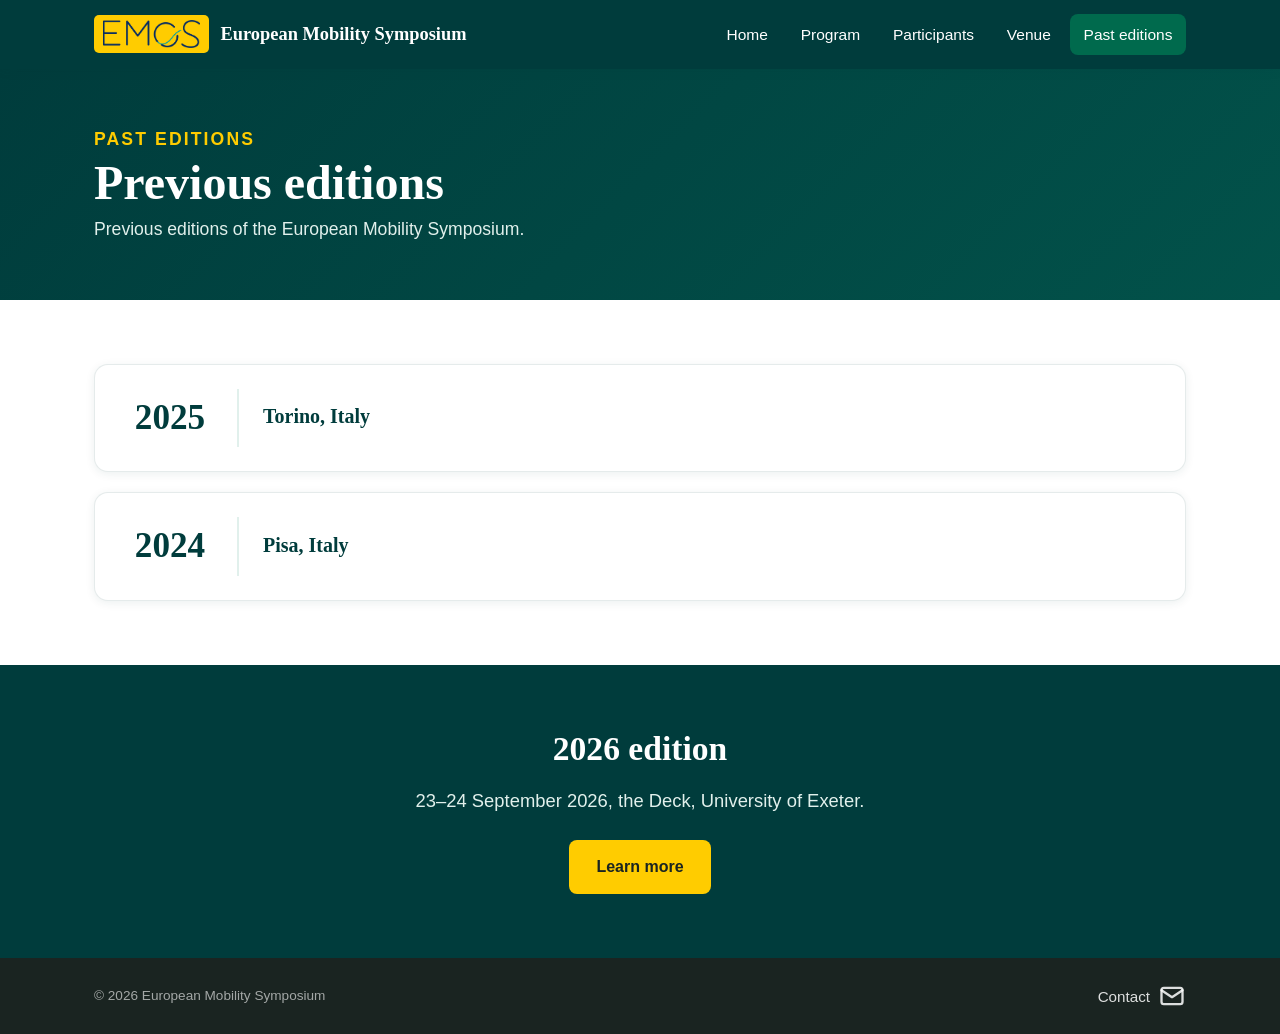
<file: past-editions.html>
<!DOCTYPE html>
<html lang="en">
<head>
  <meta charset="UTF-8" />
  <meta name="viewport" content="width=device-width, initial-scale=1.0" />
  <title>Past editions &middot; European Mobility Symposium</title>
  <meta name="description" content="A look back at previous editions of the European Mobility Symposium." />
  <link rel="icon" type="image/svg+xml" href="favicon.svg" />
  <link rel="icon" type="image/png" sizes="32x32" href="favicon-32x32.png" />
  <link rel="icon" type="image/png" sizes="16x16" href="favicon-16x16.png" />
  <link rel="apple-touch-icon" href="apple-touch-icon.png" />
  <link rel="stylesheet" href="styles.css" />
</head>
<body>
  <a class="sr-only" href="#main">Skip to content</a>

  <header class="site-header">
    <nav class="nav" aria-label="Primary">
      <a class="nav__brand" href="index.html">
        <span class="nav__logo"><img src="logos/EMoSSimple.png" alt="" /></span>
        <span>European Mobility Symposium</span>
      </a>
      <button class="nav__toggle" aria-expanded="false" aria-controls="nav-links" aria-label="Toggle navigation">&#9776;</button>
      <ul class="nav__links" id="nav-links">
        <li><a href="index.html">Home</a></li>
        <li><a href="program.html">Program</a></li>
        <li><a href="participants.html">Participants</a></li>
        <li><a href="venue.html">Venue</a></li>
        <li><a href="past-editions.html" class="is-active">Past editions</a></li>
      </ul>
    </nav>
  </header>

  <main id="main">
    <section class="page-head">
      <div class="container">
        <p class="eyebrow">Past editions</p>
        <h1>Previous editions</h1>
        <p>Previous editions of the European Mobility Symposium.</p>
      </div>
    </section>

    <section class="section">
      <div class="container">
        <div class="grid" style="gap: 1.25rem;">
          <article class="edition">
            <div class="edition__year">2025</div>
            <div>
              <h3>Torino, Italy</h3>            </div>
          </article>
          <article class="edition">
            <div class="edition__year">2024</div>
            <div>
              <h3>Pisa, Italy</h3>            </div>
          </article>
        </div>
      </div>
    </section>

    <section class="section section--green">
      <div class="container text-center">
        <h2>2026 edition</h2>
        <p class="lead" style="margin: 0 auto 1.5rem;">23&ndash;24 September 2026, the Deck, University of Exeter.</p>
        <a class="btn btn--primary" href="index.html">Learn more</a>
      </div>
    </section>
  </main>

  <footer class="site-footer">
    <div class="container footer-row">
      <p class="footer-copy">&copy; 2026 European Mobility Symposium</p>
      <a href="#" class="footer-email" onclick="return emailUs(event)" aria-label="Email the symposium team">
        <span>Contact</span>
        <svg width="28" height="28" viewBox="0 0 24 24" fill="none" stroke="currentColor" stroke-width="2" stroke-linecap="round" stroke-linejoin="round" aria-hidden="true">
          <rect x="3" y="5" width="18" height="14" rx="2"></rect>
          <path d="m3 7 9 6 9-6"></path>
        </svg>
      </a>
    </div>
  </footer>

  <script>
    function emailUs(e) {
      if (e) e.preventDefault();
      var user = 'ems';
      var domain = 'biocomplexlab.org';
      window.location.href = 'mailto:' + user + String.fromCharCode(64) + domain;
      return false;
    }
    (function () {
      var toggle = document.querySelector('.nav__toggle');
      var links = document.getElementById('nav-links');
      if (toggle && links) {
        toggle.addEventListener('click', function () {
          var open = links.classList.toggle('is-open');
          toggle.setAttribute('aria-expanded', open ? 'true' : 'false');
        });
      }
    })();
  </script>
</body>
</html>
</file>
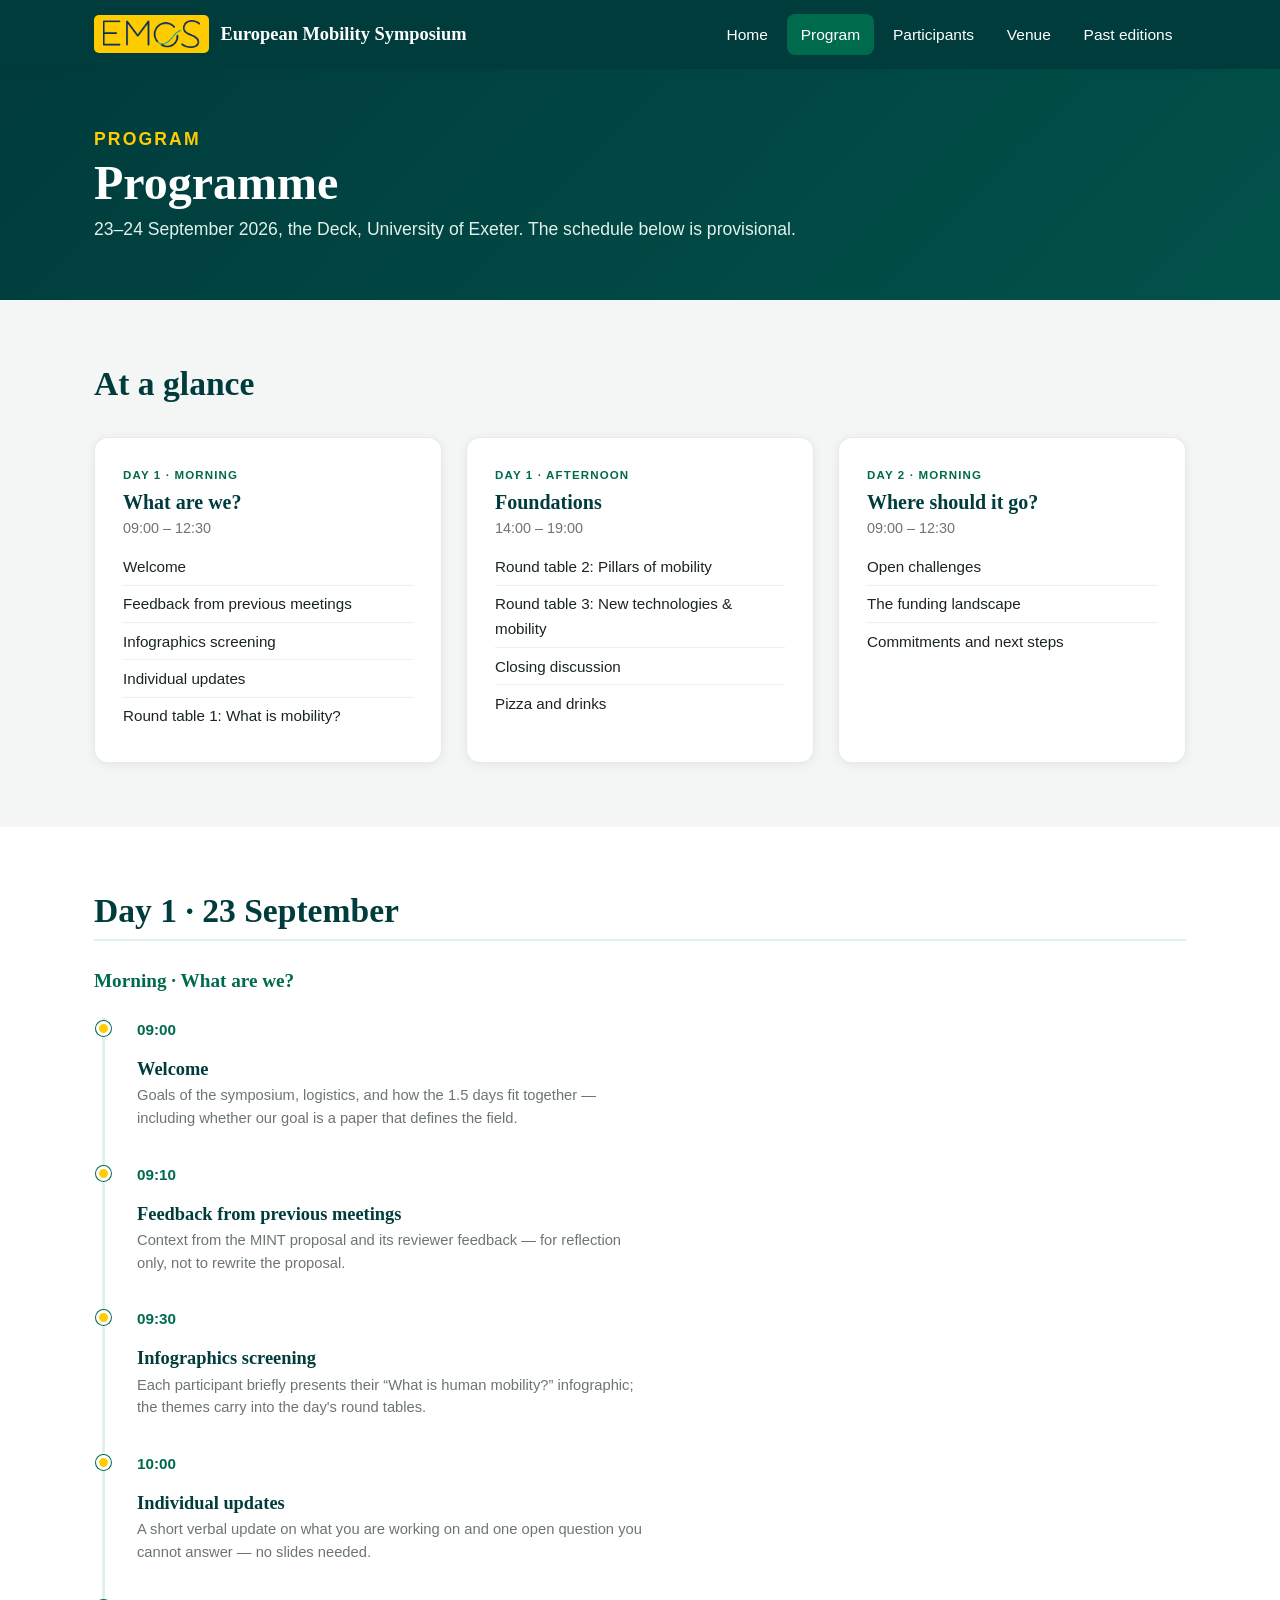
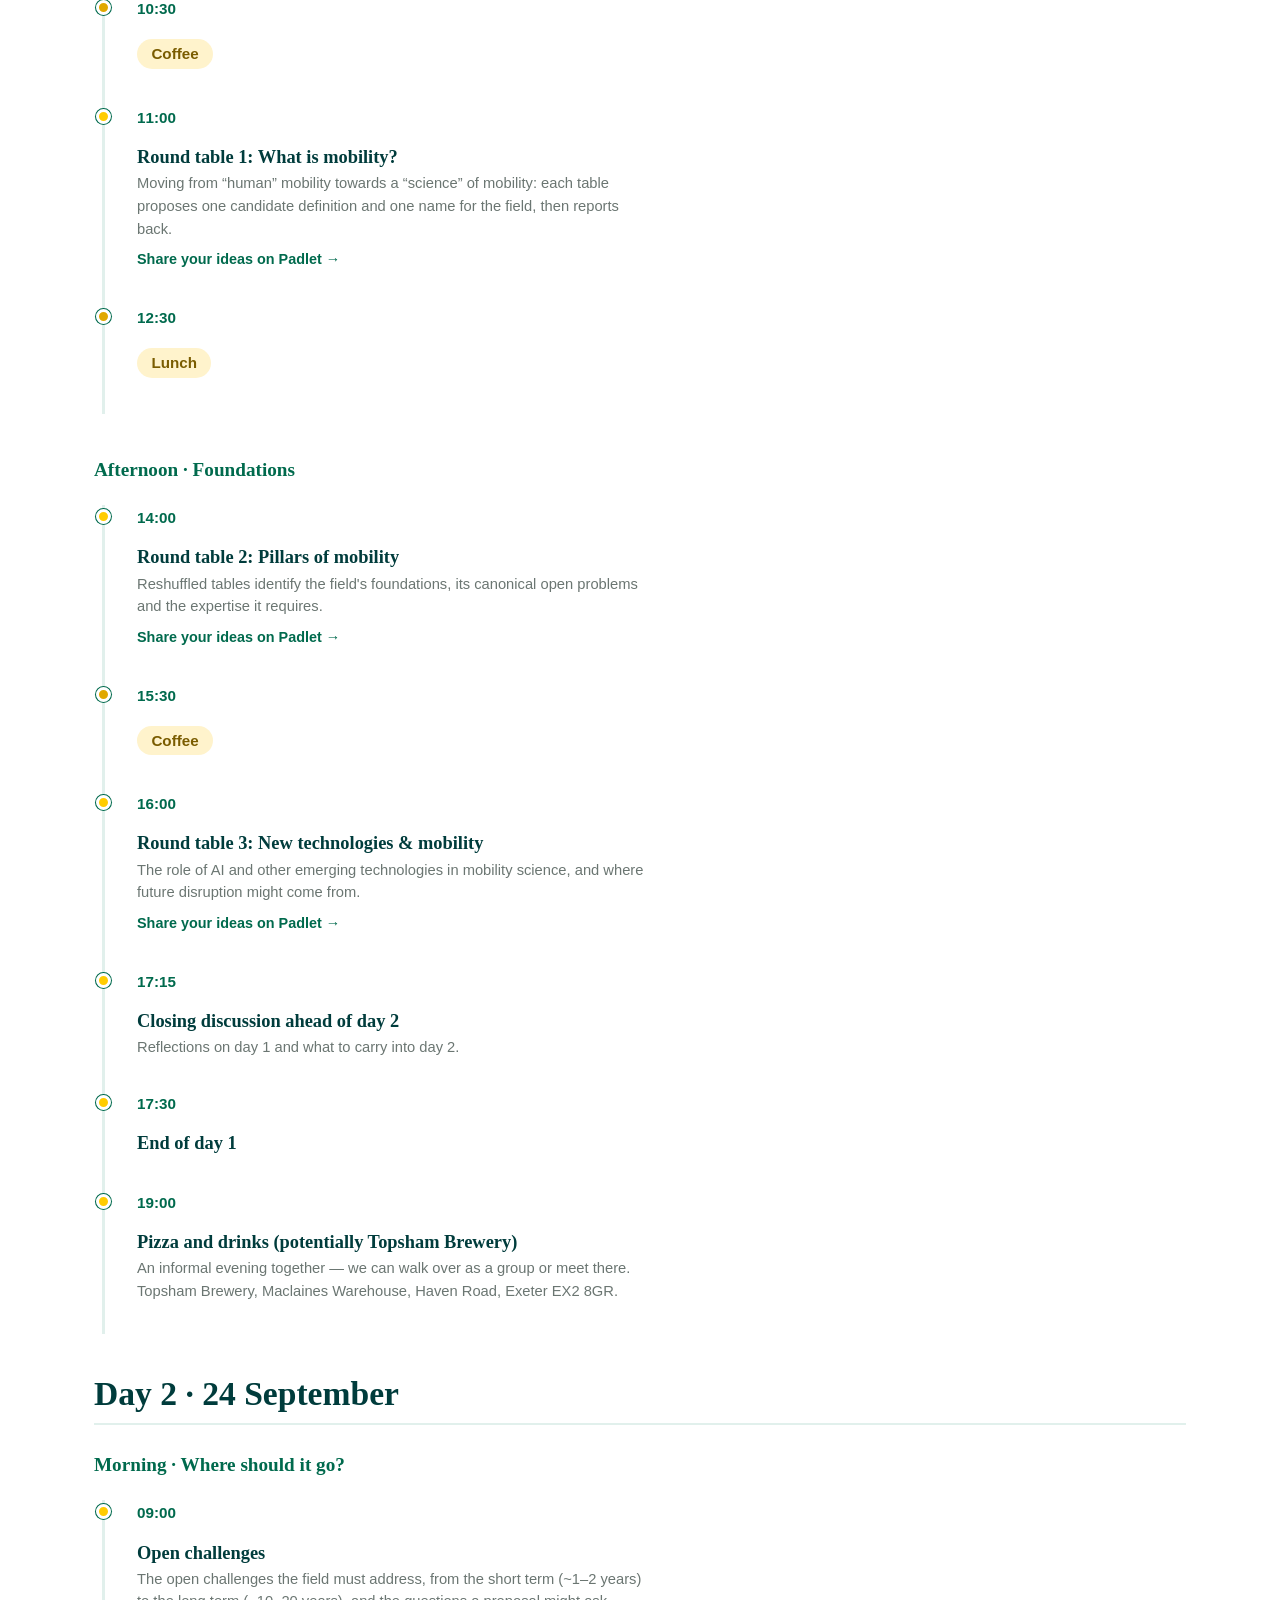
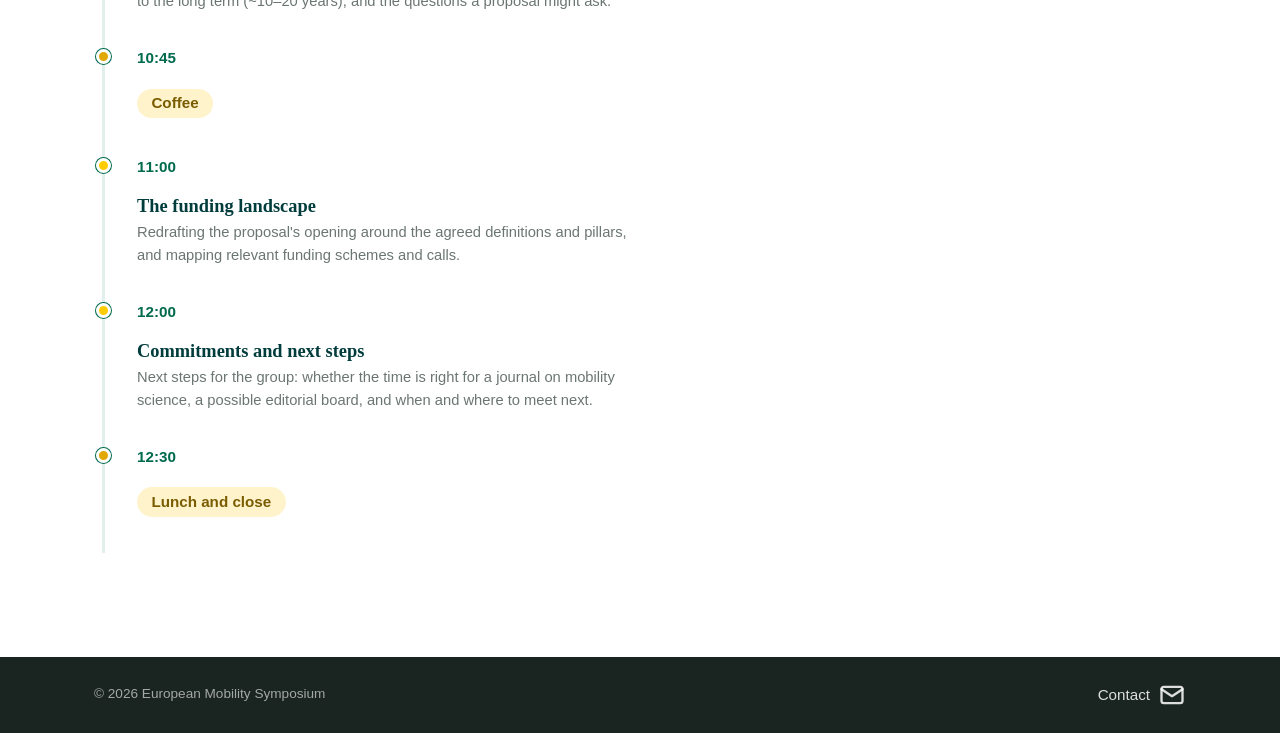
<file: program.html>
<!DOCTYPE html>
<html lang="en">
<head>
  <meta charset="UTF-8" />
  <meta name="viewport" content="width=device-width, initial-scale=1.0" />
  <title>Program &middot; European Mobility Symposium</title>
  <meta name="description" content="Explore the full programme of keynotes, sessions and networking at the European Mobility Symposium." />
  <link rel="icon" type="image/svg+xml" href="favicon.svg" />
  <link rel="icon" type="image/png" sizes="32x32" href="favicon-32x32.png" />
  <link rel="icon" type="image/png" sizes="16x16" href="favicon-16x16.png" />
  <link rel="apple-touch-icon" href="apple-touch-icon.png" />
  <link rel="stylesheet" href="styles.css" />
</head>
<body>
  <a class="sr-only" href="#main">Skip to content</a>

  <header class="site-header">
    <nav class="nav" aria-label="Primary">
      <a class="nav__brand" href="index.html">
        <span class="nav__logo"><img src="logos/EMoSSimple.png" alt="" /></span>
        <span>European Mobility Symposium</span>
      </a>
      <button class="nav__toggle" aria-expanded="false" aria-controls="nav-links" aria-label="Toggle navigation">&#9776;</button>
      <ul class="nav__links" id="nav-links">
        <li><a href="index.html">Home</a></li>
        <li><a href="program.html" class="is-active">Program</a></li>
        <li><a href="participants.html">Participants</a></li>
        <li><a href="venue.html">Venue</a></li>
        <li><a href="past-editions.html">Past editions</a></li>
      </ul>
    </nav>
  </header>

  <main id="main">
    <section class="page-head">
      <div class="container">
        <p class="eyebrow">Program</p>
        <h1>Programme</h1>
        <p>23&ndash;24 September 2026, the Deck, University of Exeter. The schedule below is provisional.</p>
      </div>
    </section>

    <section class="section section--tint">
      <div class="container">
        <h2>At a glance</h2>
        <div class="grid grid--3" style="margin-top: 2rem;">
          <article class="card glance-card">
            <p class="glance-card__day">Day 1 &middot; Morning</p>
            <h3>What are we?</h3>
            <p class="glance-card__time">09:00 &ndash; 12:30</p>
            <ul class="glance-list">
              <li>Welcome</li>
              <li>Feedback from previous meetings</li>
              <li>Infographics screening</li>
              <li>Individual updates</li>
              <li>Round table 1: What is mobility?</li>
            </ul>
          </article>
          <article class="card glance-card">
            <p class="glance-card__day">Day 1 &middot; Afternoon</p>
            <h3>Foundations</h3>
            <p class="glance-card__time">14:00 &ndash; 19:00</p>
            <ul class="glance-list">
              <li>Round table 2: Pillars of mobility</li>
              <li>Round table 3: New technologies &amp; mobility</li>
              <li>Closing discussion</li>
              <li>Pizza and drinks</li>
            </ul>
          </article>
          <article class="card glance-card">
            <p class="glance-card__day">Day 2 &middot; Morning</p>
            <h3>Where should it go?</h3>
            <p class="glance-card__time">09:00 &ndash; 12:30</p>
            <ul class="glance-list">
              <li>Open challenges</li>
              <li>The funding landscape</li>
              <li>Commitments and next steps</li>
            </ul>
          </article>
        </div>
      </div>
    </section>

    <section class="section">
      <div class="container">
        <h2 class="day-heading">Day 1 &middot; 23 September</h2>

        <p class="phase">Morning &middot; What are we?</p>
        <div class="schedule">
          <div class="schedule__item">
            <p class="schedule__time">09:00</p>
            <h3 class="schedule__title">Welcome</h3>
            <p class="schedule__desc">Goals of the symposium, logistics, and how the 1.5 days fit together &mdash; including whether our goal is a paper that defines the field.</p>
          </div>
          <div class="schedule__item">
            <p class="schedule__time">09:10</p>
            <h3 class="schedule__title">Feedback from previous meetings</h3>
            <p class="schedule__desc">Context from the MINT proposal and its reviewer feedback &mdash; for reflection only, not to rewrite the proposal.</p>
          </div>
          <div class="schedule__item">
            <p class="schedule__time">09:30</p>
            <h3 class="schedule__title">Infographics screening</h3>
            <p class="schedule__desc">Each participant briefly presents their &ldquo;What is human mobility?&rdquo; infographic; the themes carry into the day's round tables.</p>
          </div>
          <div class="schedule__item">
            <p class="schedule__time">10:00</p>
            <h3 class="schedule__title">Individual updates</h3>
            <p class="schedule__desc">A short verbal update on what you are working on and one open question you cannot answer &mdash; no slides needed.</p>
          </div>
          <div class="schedule__item schedule__item--break">
            <p class="schedule__time">10:30</p>
            <h3 class="schedule__title">Coffee</h3>
          </div>
          <div class="schedule__item">
            <p class="schedule__time">11:00</p>
            <h3 class="schedule__title">Round table 1: What is mobility?</h3>
            <p class="schedule__desc">Moving from &ldquo;human&rdquo; mobility towards a &ldquo;science&rdquo; of mobility: each table proposes one candidate definition and one name for the field, then reports back.</p>
            <a class="schedule__link" href="https://padlet.com/university_of_exeter1/round-table-1-what-is-mobility-s023tajukhd3ygkep6so" target="_blank" rel="noopener">Share your ideas on Padlet &rarr;</a>
          </div>
          <div class="schedule__item schedule__item--break">
            <p class="schedule__time">12:30</p>
            <h3 class="schedule__title">Lunch</h3>
          </div>
        </div>

        <p class="phase">Afternoon &middot; Foundations</p>
        <div class="schedule">
          <div class="schedule__item">
            <p class="schedule__time">14:00</p>
            <h3 class="schedule__title">Round table 2: Pillars of mobility</h3>
            <p class="schedule__desc">Reshuffled tables identify the field's foundations, its canonical open problems and the expertise it requires.</p>
            <a class="schedule__link" href="https://padlet.com/university_of_exeter1/round-table-2-pillars-of-mobility-s023tbdm6ndn3p3odxai" target="_blank" rel="noopener">Share your ideas on Padlet &rarr;</a>
          </div>
          <div class="schedule__item schedule__item--break">
            <p class="schedule__time">15:30</p>
            <h3 class="schedule__title">Coffee</h3>
          </div>
          <div class="schedule__item">
            <p class="schedule__time">16:00</p>
            <h3 class="schedule__title">Round table 3: New technologies &amp; mobility</h3>
            <p class="schedule__desc">The role of AI and other emerging technologies in mobility science, and where future disruption might come from.</p>
            <a class="schedule__link" href="https://padlet.com/university_of_exeter1/round-table-3-new-technologies-mobility-s023tbfh41w5awe963xd" target="_blank" rel="noopener">Share your ideas on Padlet &rarr;</a>
          </div>
          <div class="schedule__item">
            <p class="schedule__time">17:15</p>
            <h3 class="schedule__title">Closing discussion ahead of day 2</h3>
            <p class="schedule__desc">Reflections on day 1 and what to carry into day 2.</p>
          </div>
          <div class="schedule__item">
            <p class="schedule__time">17:30</p>
            <h3 class="schedule__title">End of day 1</h3>
          </div>
          <div class="schedule__item">
            <p class="schedule__time">19:00</p>
            <h3 class="schedule__title">Pizza and drinks (potentially Topsham Brewery)</h3>
            <p class="schedule__desc">An informal evening together &mdash; we can walk over as a group or meet there. Topsham Brewery, Maclaines Warehouse, Haven Road, Exeter EX2 8GR.</p>
          </div>
        </div>

        <h2 class="day-heading">Day 2 &middot; 24 September</h2>

        <p class="phase">Morning &middot; Where should it go?</p>
        <div class="schedule">
          <div class="schedule__item">
            <p class="schedule__time">09:00</p>
            <h3 class="schedule__title">Open challenges</h3>
            <p class="schedule__desc">The open challenges the field must address, from the short term (~1&ndash;2 years) to the long term (~10&ndash;20 years), and the questions a proposal might ask.</p>
          </div>
          <div class="schedule__item schedule__item--break">
            <p class="schedule__time">10:45</p>
            <h3 class="schedule__title">Coffee</h3>
          </div>
          <div class="schedule__item">
            <p class="schedule__time">11:00</p>
            <h3 class="schedule__title">The funding landscape</h3>
            <p class="schedule__desc">Redrafting the proposal's opening around the agreed definitions and pillars, and mapping relevant funding schemes and calls.</p>
          </div>
          <div class="schedule__item">
            <p class="schedule__time">12:00</p>
            <h3 class="schedule__title">Commitments and next steps</h3>
            <p class="schedule__desc">Next steps for the group: whether the time is right for a journal on mobility science, a possible editorial board, and when and where to meet next.</p>
          </div>
          <div class="schedule__item schedule__item--break">
            <p class="schedule__time">12:30</p>
            <h3 class="schedule__title">Lunch and close</h3>
          </div>
        </div>
      </div>
    </section>
  </main>

  <footer class="site-footer">
    <div class="container footer-row">
      <p class="footer-copy">&copy; 2026 European Mobility Symposium</p>
      <a href="#" class="footer-email" onclick="return emailUs(event)" aria-label="Email the symposium team">
        <span>Contact</span>
        <svg width="28" height="28" viewBox="0 0 24 24" fill="none" stroke="currentColor" stroke-width="2" stroke-linecap="round" stroke-linejoin="round" aria-hidden="true">
          <rect x="3" y="5" width="18" height="14" rx="2"></rect>
          <path d="m3 7 9 6 9-6"></path>
        </svg>
      </a>
    </div>
  </footer>

  <script>
    function emailUs(e) {
      if (e) e.preventDefault();
      var user = 'ems';
      var domain = 'biocomplexlab.org';
      window.location.href = 'mailto:' + user + String.fromCharCode(64) + domain;
      return false;
    }
    (function () {
      var toggle = document.querySelector('.nav__toggle');
      var links = document.getElementById('nav-links');
      if (toggle && links) {
        toggle.addEventListener('click', function () {
          var open = links.classList.toggle('is-open');
          toggle.setAttribute('aria-expanded', open ? 'true' : 'false');
        });
      }
    })();
  </script>
</body>
</html>
</file>
<file: styles.css>
/* ==========================================================================
   European Mobility Symposium — unified stylesheet
   Palette: University of Exeter green + European Union blue & gold
   ========================================================================== */

:root {
  /* Brand core */
  --green-deep:      #003C3C;  /* Exeter deep green — primary */
  --green-highlight: #006A4D;  /* highlight green — links, accents */

  /* European accents */
  --eu-blue:         #003399;  /* EU reflex blue */
  --eu-blue-bright:  #3266ad;  /* brighter blue for lighter contexts */
  --eu-gold:         #FFCC00;  /* euro gold — primary CTA */
  --eu-gold-dark:    #B38F00;  /* gold for text on light backgrounds */

  /* Neutrals */
  --mist:            #F4F6F5;
  --slate:           #6B7672;
  --ink:             #1A2421;
  --white:           #FFFFFF;
  --green-tint:      #E1F0EC;  /* pale green surface */

  /* Typography */
  --font-sans: "Segoe UI", Roboto, Helvetica, Arial, sans-serif;
  --font-serif: Georgia, "Times New Roman", serif;

  /* Layout */
  --maxw: 1140px;
  --radius: 8px;
  --radius-lg: 14px;
  --shadow: 0 2px 10px rgba(0, 60, 60, 0.08);
  --shadow-lg: 0 8px 30px rgba(0, 60, 60, 0.12);
  --transition: 0.2s ease;
}

/* --------------------------------------------------------------------------
   Base
   -------------------------------------------------------------------------- */
*,
*::before,
*::after { box-sizing: border-box; }

html { scroll-behavior: smooth; }

body {
  margin: 0;
  font-family: var(--font-sans);
  color: var(--ink);
  background: var(--white);
  line-height: 1.65;
  -webkit-font-smoothing: antialiased;
}

h1, h2, h3, h4 {
  font-family: var(--font-serif);
  line-height: 1.2;
  color: var(--green-deep);
  margin: 0 0 0.5em;
  font-weight: 600;
}

h1 { font-size: clamp(2rem, 4vw, 3rem); }
h2 { font-size: clamp(1.5rem, 3vw, 2.1rem); }
h3 { font-size: 1.25rem; }

p { margin: 0 0 1rem; }

a {
  color: var(--green-highlight);
  text-decoration: none;
  transition: color var(--transition);
}
a:hover { color: var(--green-deep); text-decoration: underline; }

img { max-width: 100%; display: block; }

.container {
  width: 100%;
  max-width: var(--maxw);
  margin: 0 auto;
  padding: 0 1.5rem;
}

.section { padding: 4rem 0; }
.section--tint { background: var(--mist); }
.section--green {
  background: var(--green-deep);
  color: var(--white);
}
.section--green h2,
.section--green h3 { color: var(--white); }

.text-center { text-align: center; }
.lead { font-size: 1.15rem; color: var(--slate); max-width: 60ch; }
.section--green .lead { color: var(--green-tint); }

.eyebrow {
  display: inline-block;
  text-transform: uppercase;
  letter-spacing: 0.12em;
  font-size: 0.8rem;
  font-weight: 700;
  color: var(--green-highlight);
  margin-bottom: 0.5rem;
}
.section--green .eyebrow,
.page-head .eyebrow { color: var(--eu-gold); }

/* --------------------------------------------------------------------------
   Buttons
   -------------------------------------------------------------------------- */
.btn {
  display: inline-block;
  padding: 0.75rem 1.6rem;
  border-radius: var(--radius);
  font-weight: 600;
  font-size: 1rem;
  border: 2px solid transparent;
  cursor: pointer;
  transition: all var(--transition);
  text-decoration: none;
}
.btn:hover { text-decoration: none; transform: translateY(-1px); }

.btn--primary {
  background: var(--eu-gold);
  color: var(--ink);
}
.btn--primary:hover { background: #ffd633; color: var(--ink); }

/* --------------------------------------------------------------------------
   Header / navigation
   -------------------------------------------------------------------------- */
.site-header {
  position: sticky;
  top: 0;
  z-index: 100;
  background: var(--green-deep);
  color: var(--white);
  box-shadow: var(--shadow);
}
.nav {
  display: flex;
  align-items: center;
  justify-content: space-between;
  padding: 0.85rem 1.5rem;
  max-width: var(--maxw);
  margin: 0 auto;
}
.nav__brand {
  display: flex;
  align-items: center;
  gap: 0.7rem;
  color: var(--white);
  font-family: var(--font-serif);
  font-weight: 600;
  font-size: 1.15rem;
  text-decoration: none;
}
.nav__brand:hover { color: var(--white); text-decoration: none; }
.nav__logo {
  background: var(--eu-gold);
  border-radius: 5px;
  padding: 5px 9px;
  display: inline-flex;
  align-items: center;
  flex-shrink: 0;
}
.nav__logo img { height: 28px; width: auto; display: block; }
.nav__links {
  display: flex;
  align-items: center;
  gap: 0.35rem;
  list-style: none;
  margin: 0;
  padding: 0;
}
.nav__links a {
  display: block;
  color: var(--white);
  padding: 0.5rem 0.85rem;
  border-radius: var(--radius);
  font-size: 0.97rem;
  font-weight: 500;
  transition: background var(--transition);
}
.nav__links a:hover {
  background: rgba(255, 255, 255, 0.12);
  text-decoration: none;
  color: var(--white);
}
.nav__links a.is-active {
  background: var(--green-highlight);
  color: var(--white);
}
.nav__toggle {
  display: none;
  background: transparent;
  border: 0;
  color: var(--white);
  font-size: 1.6rem;
  cursor: pointer;
  line-height: 1;
}

@media (max-width: 820px) {
  .nav__toggle { display: block; }
  .nav__links {
    position: absolute;
    top: 100%;
    left: 0;
    right: 0;
    flex-direction: column;
    align-items: stretch;
    gap: 0;
    background: var(--green-deep);
    padding: 0.5rem 1rem 1rem;
    box-shadow: var(--shadow-lg);
    max-height: 0;
    overflow: hidden;
    transition: max-height var(--transition);
  }
  .nav__links.is-open { max-height: 24rem; }
  .nav__links a { padding: 0.75rem 0.85rem; }
}

/* --------------------------------------------------------------------------
   Hero
   -------------------------------------------------------------------------- */
.hero {
  background: linear-gradient(135deg, var(--green-deep) 0%, #02524a 100%);
  color: var(--white);
  padding: 5rem 0;
  position: relative;
  overflow: hidden;
}
.hero::after {
  content: "";
  position: absolute;
  right: -120px;
  top: -120px;
  width: 360px;
  height: 360px;
  border-radius: 50%;
  background: radial-gradient(circle, rgba(255,204,0,0.18), transparent 70%);
  z-index: 1;
  pointer-events: none;
}
.hero__content { position: relative; z-index: 2; }
.hero__anim {
  position: absolute;
  top: 0;
  right: 0;
  bottom: 0;
  width: 60%;
  z-index: 0;
  pointer-events: none;
  -webkit-mask-image: linear-gradient(to right, transparent 0%, #000 40%);
  mask-image: linear-gradient(to right, transparent 0%, #000 40%);
}
.hero__anim svg { width: 100%; height: 100%; display: block; }
@media (max-width: 900px) {
  .hero__anim { width: 100%; opacity: 0.3;
    -webkit-mask-image: none; mask-image: none; }
}
.hero h1 { color: var(--white); max-width: 18ch; }
.about-logo { display: block; width: 340px; max-width: 100%; height: auto; margin: 0 auto 1.5rem; }
.hero__lead { font-size: 1.25rem; color: var(--green-tint); max-width: 55ch; }
.hero__meta {
  display: flex;
  flex-wrap: wrap;
  gap: 1.5rem;
  margin: 1.5rem 0 2rem;
}
.hero__meta-item {
  display: flex;
  align-items: center;
  gap: 0.5rem;
  font-weight: 500;
}
.hero__meta-item span { color: var(--eu-gold); font-weight: 700; }
.hero__actions { display: flex; flex-wrap: wrap; gap: 1rem; }

/* --------------------------------------------------------------------------
   Page header (interior pages)
   -------------------------------------------------------------------------- */
.page-head {
  background: linear-gradient(135deg, var(--green-deep) 0%, #02524a 100%);
  color: var(--white);
  padding: 3.5rem 0;
}
.page-head h1 { color: var(--white); margin-bottom: 0.25rem; }
.page-head p { color: var(--green-tint); font-size: 1.1rem; margin: 0; }

/* --------------------------------------------------------------------------
   Cards & grids
   -------------------------------------------------------------------------- */
.grid {
  display: grid;
  gap: 1.5rem;
}
.grid--3 { grid-template-columns: repeat(auto-fit, minmax(240px, 1fr)); }

.card {
  background: var(--white);
  border: 1px solid rgba(0, 60, 60, 0.1);
  border-radius: var(--radius-lg);
  padding: 1.75rem;
  box-shadow: var(--shadow);
  transition: transform var(--transition), box-shadow var(--transition);
}
.card:hover { transform: translateY(-3px); box-shadow: var(--shadow-lg); }
.card__icon-img {
  display: block;
  width: 38px;
  height: 38px;
  object-fit: contain;
  margin: 0 0 1rem;
}
.card h3 { margin-bottom: 0.4rem; }
.card p:last-child { margin-bottom: 0; }

/* --------------------------------------------------------------------------
   Program / schedule
   -------------------------------------------------------------------------- */
.schedule { border-left: 3px solid var(--green-tint); margin-left: 0.5rem; margin-bottom: 2.5rem; }
.schedule__item {
  position: relative;
  padding: 0 0 2rem 2rem;
}
.schedule__item::before {
  content: "";
  position: absolute;
  left: -9px;
  top: 4px;
  width: 15px;
  height: 15px;
  border-radius: 50%;
  background: var(--eu-gold);
  border: 3px solid var(--white);
  box-shadow: 0 0 0 1px var(--green-highlight);
}
.schedule__time {
  font-weight: 700;
  color: var(--green-highlight);
  font-size: 0.95rem;
}
.schedule__title { margin: 0.15rem 0 0.25rem; font-size: 1.15rem; }
.schedule__desc { color: var(--slate); font-size: 0.92rem; line-height: 1.55; margin: 0.25rem 0 0; max-width: 62ch; }
.schedule__link {
  display: inline-block;
  margin-top: 0.5rem;
  font-size: 0.9rem;
  font-weight: 600;
  color: var(--green-highlight);
  text-decoration: none;
}
.schedule__link:hover { text-decoration: underline; }

.schedule__item--break .schedule__title {
  display: inline-block;
  background: #FFF3CC;
  color: #7A5C00;
  font-family: var(--font-sans);
  font-size: 0.95rem;
  font-weight: 600;
  padding: 0.35rem 0.9rem;
  border-radius: 999px;
}
.schedule__item--break::before { background: #E0A800; }

.day-heading {
  margin: 0 0 1.5rem;
  padding-bottom: 0.5rem;
  border-bottom: 2px solid var(--green-tint);
}
.phase {
  font-family: var(--font-serif);
  font-size: 1.2rem;
  font-weight: 600;
  color: var(--green-highlight);
  margin: 0 0 1.25rem;
}

/* Programme "at a glance" cards */
.glance-card h3 { margin-bottom: 0.15rem; }
.glance-card__day {
  text-transform: uppercase;
  letter-spacing: 0.1em;
  font-size: 0.72rem;
  font-weight: 700;
  color: var(--green-highlight);
  margin: 0 0 0.35rem;
}
.glance-card__time { color: var(--slate); font-size: 0.9rem; margin: 0 0 0.85rem; }
.glance-list { list-style: none; padding: 0; margin: 0; }
.glance-list li {
  padding: 0.35rem 0;
  border-top: 1px solid rgba(0, 60, 60, 0.08);
  font-size: 0.95rem;
}
.glance-list li:first-child { border-top: 0; padding-top: 0; }

/* --------------------------------------------------------------------------
   Speakers / attendees
   -------------------------------------------------------------------------- */
.person {
  text-align: center;
}
.person__photo {
  width: 130px;
  height: 130px;
  border-radius: 50%;
  margin: 0 auto 1rem;
  object-fit: cover;
  background: var(--green-tint);
  border: 4px solid var(--white);
  box-shadow: var(--shadow);
  filter: grayscale(100%);
  transition: filter 0.3s ease;
}
.person:hover .person__photo { filter: grayscale(0%); }
.person__name { margin: 0; font-size: 1.1rem; }
.person__role { color: var(--green-highlight); font-weight: 600; font-size: 0.92rem; margin: 0.1rem 0; }
.person__org { color: var(--slate); font-size: 0.88rem; margin: 0; }

/* --------------------------------------------------------------------------
   Venue
   -------------------------------------------------------------------------- */
.info-list { list-style: none; padding: 0; margin: 0; }
.info-list li {
  padding: 0.75rem 0;
  border-bottom: 1px solid rgba(0, 60, 60, 0.1);
  display: flex;
  gap: 0.75rem;
}
.info-list li:last-child { border-bottom: 0; }
.info-list strong { color: var(--green-deep); min-width: 120px; display: inline-block; }

/* Interactive venue map (Leaflet + OpenStreetMap) */
#venue-map {
  width: 100%;
  height: 480px;
  border-radius: var(--radius-lg);
  box-shadow: var(--shadow);
  z-index: 0;
}
/* Desaturate only the map tiles; markers stay in colour */
#venue-map .leaflet-tile-pane { filter: grayscale(1) contrast(0.92) brightness(1.04); }

.map-legend {
  display: flex;
  flex-wrap: wrap;
  gap: 0.75rem 1.75rem;
  margin-top: 1.25rem;
}
.map-legend span { display: inline-flex; align-items: center; gap: 0.5rem; font-size: 0.92rem; color: var(--slate); }
.map-legend i {
  width: 18px; height: 18px; border-radius: 50%;
  border: 2px solid #fff; box-shadow: 0 1px 3px rgba(0,0,0,0.3); flex-shrink: 0;
}
.sw-conf { background: var(--green-deep); border-color: var(--eu-gold) !important; }
.sw-hotel { background: #185FA5; }
.sw-dining { background: #D85A30; }
.sw-todo { background: #0F8A6D; }

/* Map marker glyphs */
.mk {
  width: 28px; height: 28px; border-radius: 50%;
  display: grid; place-items: center;
  border: 2px solid #fff; color: #fff;
  box-shadow: 0 1px 4px rgba(0,0,0,0.45);
}
.mk svg { width: 15px; height: 15px; }
.mk--hotel { background: #185FA5; }
.mk--dining { background: #D85A30; }
.mk--todo { background: #0F8A6D; }
.mk--conf { width: 42px; height: 42px; background: var(--green-deep); border: 3px solid var(--eu-gold); color: var(--eu-gold); }
.mk--conf svg { width: 22px; height: 22px; }

/* Place lists */
.place-list {
  list-style: none; padding: 0; margin: 1.5rem 0 0;
  display: grid; grid-template-columns: repeat(auto-fill, minmax(240px, 1fr)); gap: 1rem;
}
.place-list li {
  padding: 1rem 1.2rem; background: var(--white);
  border: 1px solid rgba(0, 60, 60, 0.1); border-radius: var(--radius); box-shadow: var(--shadow);
}
.place-list strong { display: block; color: var(--green-deep); margin-bottom: 0.15rem; }
.place-list span { font-size: 0.9rem; color: var(--slate); }
.place-group + .place-group { margin-top: 2.5rem; }
.place-group h3 { display: flex; align-items: center; gap: 0.6rem; }
.place-group h3 i {
  width: 16px; height: 16px; border-radius: 50%;
  border: 2px solid #fff; box-shadow: 0 1px 3px rgba(0,0,0,0.3);
}

/* --------------------------------------------------------------------------
   Past editions
   -------------------------------------------------------------------------- */
.edition {
  display: grid;
  grid-template-columns: 120px 1fr;
  gap: 1.5rem;
  align-items: center;
  padding: 1.5rem;
  border-radius: var(--radius-lg);
  background: var(--white);
  border: 1px solid rgba(0, 60, 60, 0.1);
  box-shadow: var(--shadow);
}
.edition__year {
  font-family: var(--font-serif);
  font-size: 2.2rem;
  font-weight: 700;
  color: var(--green-deep);
  text-align: center;
  border-right: 2px solid var(--green-tint);
  padding-right: 1rem;
}
.edition h3 { margin: 0 0 0.25rem; }
.edition p { margin: 0; color: var(--slate); }
@media (max-width: 560px) {
  .edition { grid-template-columns: 1fr; }
  .edition__year { border-right: 0; border-bottom: 2px solid var(--green-tint); padding: 0 0 0.5rem; }
}

/* --------------------------------------------------------------------------
   Institutions / logos
   -------------------------------------------------------------------------- */
.host-logo {
  max-width: 320px;
  height: auto;
  margin: 1.5rem auto 0;
}
.logo-row {
  display: flex;
  flex-wrap: wrap;
  justify-content: center;
  align-items: center;
  gap: 2.5rem;
  margin-top: 2rem;
}
.logo-row img { max-height: 90px; width: auto; }

/* --------------------------------------------------------------------------
   Footer
   -------------------------------------------------------------------------- */
.site-footer {
  background: var(--ink);
  color: rgba(255, 255, 255, 0.8);
  padding: 1.5rem 0;
}
.site-footer a { color: rgba(255, 255, 255, 0.85); }
.site-footer a:hover { color: var(--eu-gold); text-decoration: none; }
.footer-row {
  display: flex;
  align-items: center;
  justify-content: space-between;
  flex-wrap: wrap;
  gap: 1rem;
}
.footer-email {
  display: inline-flex;
  align-items: center;
  gap: 0.5rem;
  color: rgba(255, 255, 255, 0.85);
  font-size: 0.95rem;
  cursor: pointer;
}
.footer-email:hover { color: var(--eu-gold); text-decoration: none; }
.footer-email svg { flex-shrink: 0; }
.footer-copy {
  margin: 0;
  font-size: 0.85rem;
  color: rgba(255, 255, 255, 0.6);
}

/* Accessibility */
.sr-only {
  position: absolute;
  width: 1px; height: 1px;
  padding: 0; margin: -1px;
  overflow: hidden; clip: rect(0,0,0,0);
  white-space: nowrap; border: 0;
}
:focus-visible { outline: 3px solid var(--eu-gold); outline-offset: 2px; }
</file>
